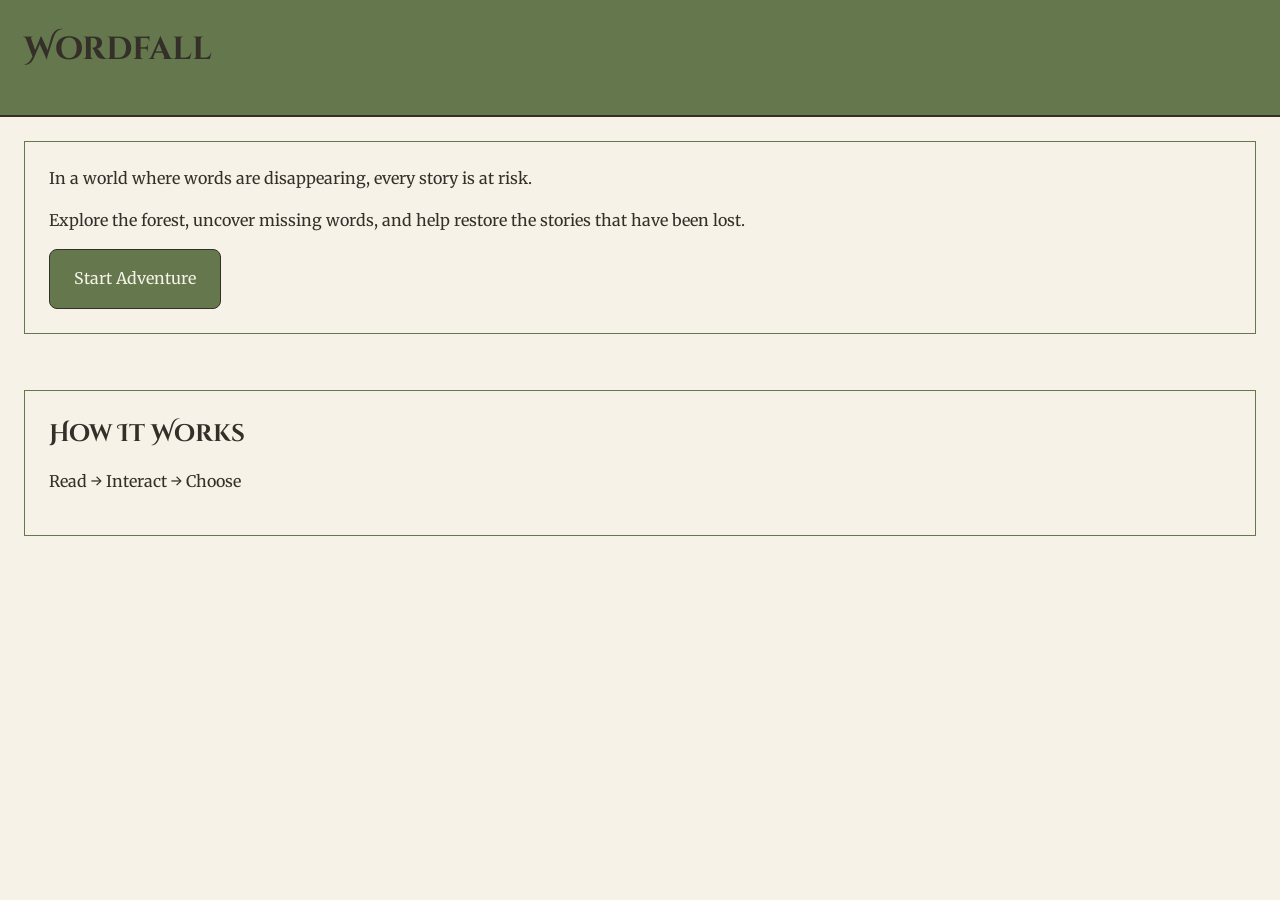
<file: index.html>
<!doctype html>
<html lang="en">
  <head>
    <meta charset="UTF-8" />
    <meta name="viewport" content="width=device-width, initial-scale=1.0" />
    <title>My Project</title>
    <link rel="stylesheet" href="style.css" />
  </head>
  <body>
    <!-- START BELOW -->
     <!-- HEADER SECTION -->
    <header>
     <h1>Wordfall</h1>
    </header>
    <main class="page">
    <!-- HERO SECTION -->
    <section>
      <p>In a world where words are disappearing, every story is at risk.
      </p>
      <p> Explore the forest, uncover missing words, and help restore the stories that have been lost.
      </p>
<a href="meet-npc.html" class="start-button">Start Adventure</a>  
 </section>
     <!-- HOW IT WORKS SECTION -->
   <section>
    <h2>How It Works</h2>
    <p>Read → Interact → Choose</p>
  </section>
    </main>
    
  </body>
</html>
</file>
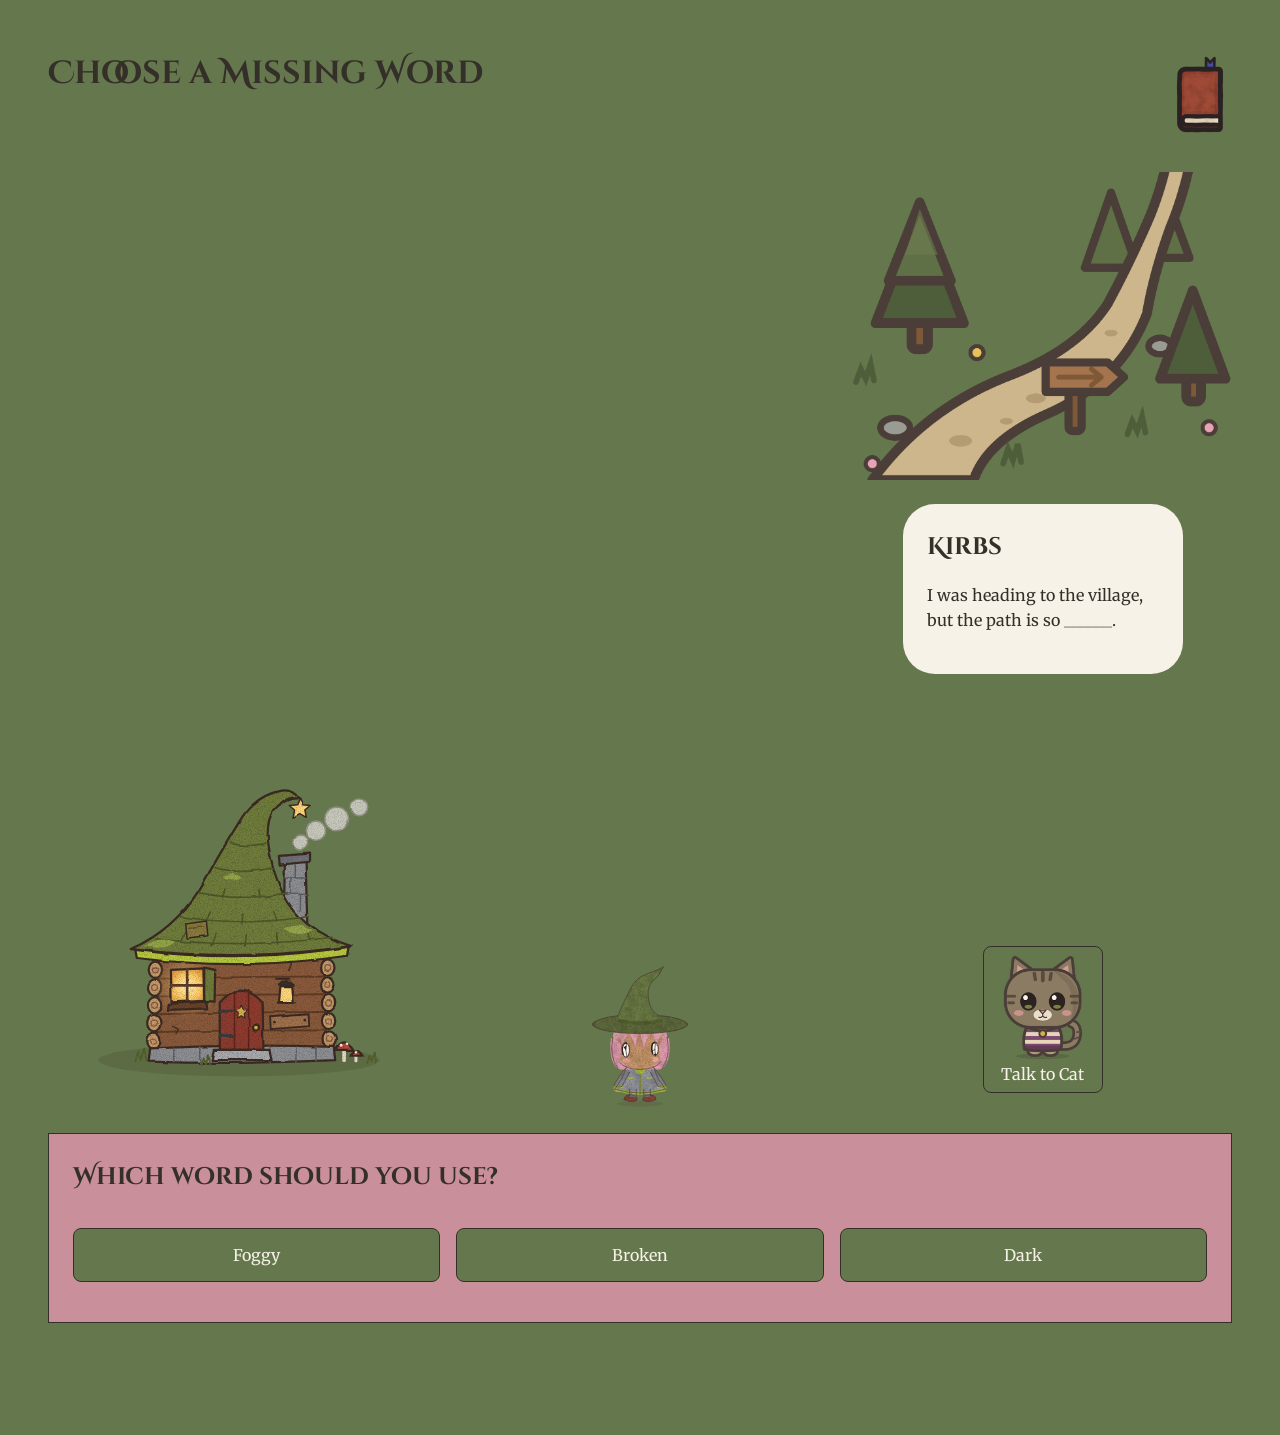
<file: choose-word.html>
<!doctype html>
<html lang="en">
  <head>
    <meta charset="UTF-8" />
    <meta name="viewport" content="width=device-width, initial-scale=1.0" />
    <title>My Project</title>
    <link rel="stylesheet" href="style.css" />
  </head>
  <body>
    <!-- START BELOW -->
      <!-- MAIN GAME CONTENT -->

    <main class="page">

        <!-- FOREST ENVIRONMENT -->

        <section id="forest" class="choose-word-grid">

            <h1>Choose a Missing Word</h1>

           <!-- Word Collection book navigation -->
          <a href="word-collection.html" class="book-button">
        <img src="images/book-closed.png" alt="Open Word Collection">
        </a>

            <!-- FOREST BACKGROUND -->

            <!-- FOREST PATHWAY -->

            <img class="pathway"
           src="images/pathway.png"
           alt="A winding pathway through the forest">

            <!-- WITCH'S COTTAGE -->

            <img class="cottage"
              src="images/cottage.svg"
             alt="A small wooden cottage with a green roof">

            <!-- PLAYER CHARACTER -->

            <img class="player"
             src="images/player.svg"
             alt="Player character wearing a witch hat">

            <!-- NPC CAT CHARACTER -->

            <button type="button" class="npc">
               <img src="images/npc-cat.png" alt="">
                Talk to Cat
            </button>

            <!-- NPC DIALOGUE -->

            <section id="dialogue">

                <h2>Kirbs</h2>

                <p>

                    I was heading to the village,

                    but the path is so ______.

                </p>

            </section>

            <!-- WORD SELECTION -->

            <section id="word-selection">

                <h2>Which word should you use?</h2>

                <!-- AVAILABLE WORD CHOICES -->

                <button type="button">Foggy</button>

                <button type="button">Broken</button>

                <button type="button">Dark</button>

            </section>

        </section>

    </main>

</body>

</html>
</file>
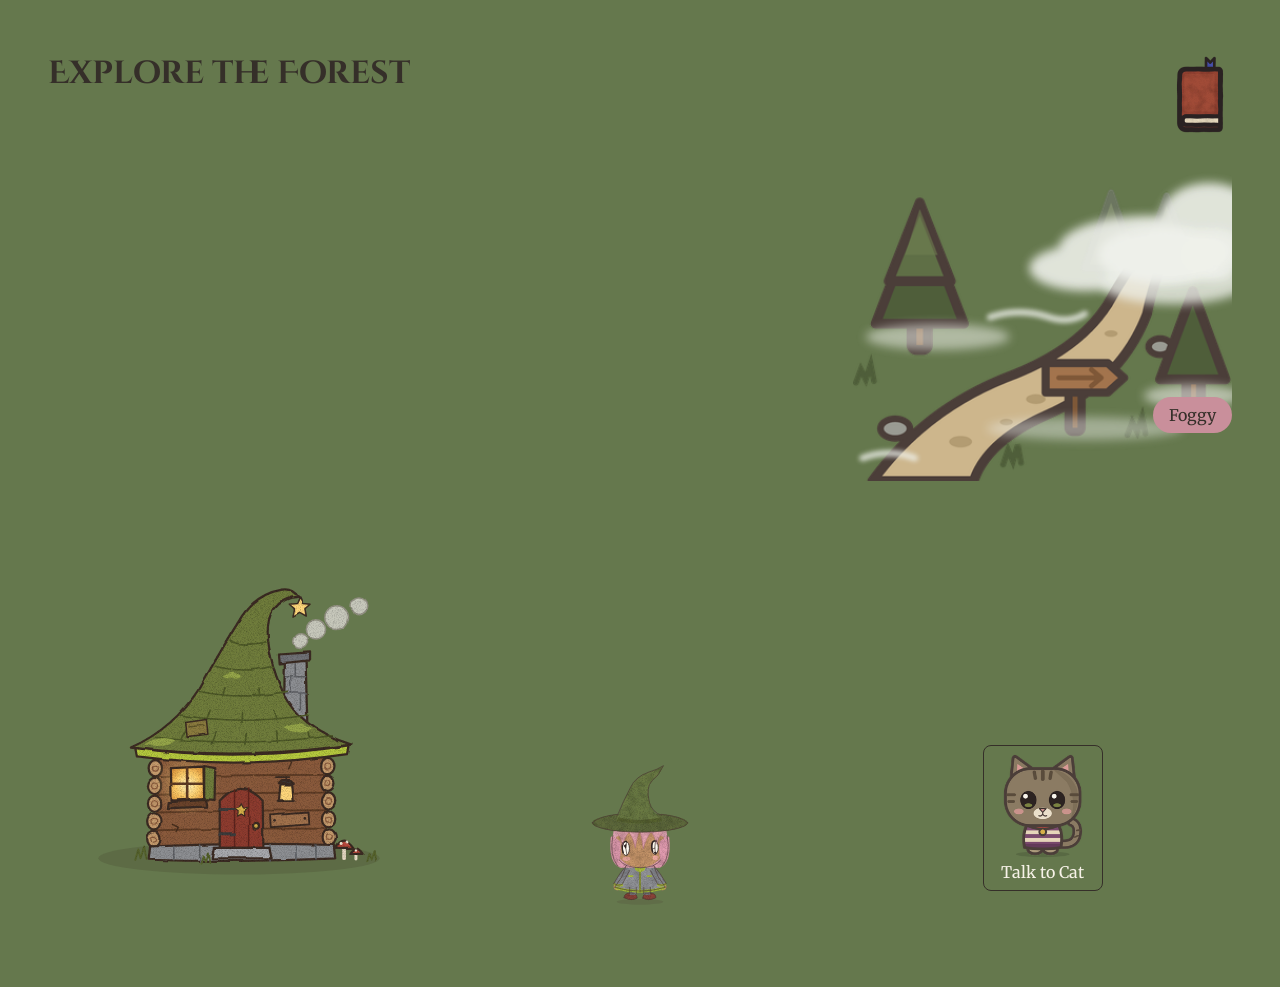
<file: explore.html>
<!doctype html>
<html lang="en">
  <head>
    <meta charset="UTF-8" />
    <meta name="viewport" content="width=device-width, initial-scale=1.0" />
    <title>My Project</title>
    <link rel="stylesheet" href="style.css" />
  </head>
  <body>
    <!-- START BELOW -->
     <!-- MAIN GAME CONTENT -->

    <main class="page">

        <!-- FOREST ENVIRONMENT -->

        <section id="forest" class="explore-grid">

            <h1>Explore the Forest</h1>

           <!-- WORD COLLECTION BOOK BUTTON -->

<a href="word-collection.html" class="book-button">

    <img src="images/book-closed.png" alt="Open Word Collection">

</a>

            <!-- FOREST BACKGROUND -->

            <img class="pathway"
             src="images/foggy-path.png"
             alt="A foggy forest pathway">

            <!-- WITCH'S COTTAGE -->

            <img class="cottage"
            src="images/cottage.svg"
             alt="A small wooden cottage with a green roof">

            <!-- PLAYER CHARACTER -->

            <img class="player"
               src="images/player.svg"
               alt="Player character wearing a witch hat">

            <!-- NPC CAT CHARACTER -->

            <button type="button" class="npc">
              <img src="images/npc-cat.png" alt="">
                Talk to Cat
            </button>

            <!-- COLLECTIBLE MISSING WORD -->

            <section id="missing-word">

                <h2>Discover a Missing Word</h2>

                <button type="button">

                    Foggy

                </button>

            </section>

        </section>

    </main>

</body>

</html>
</file>
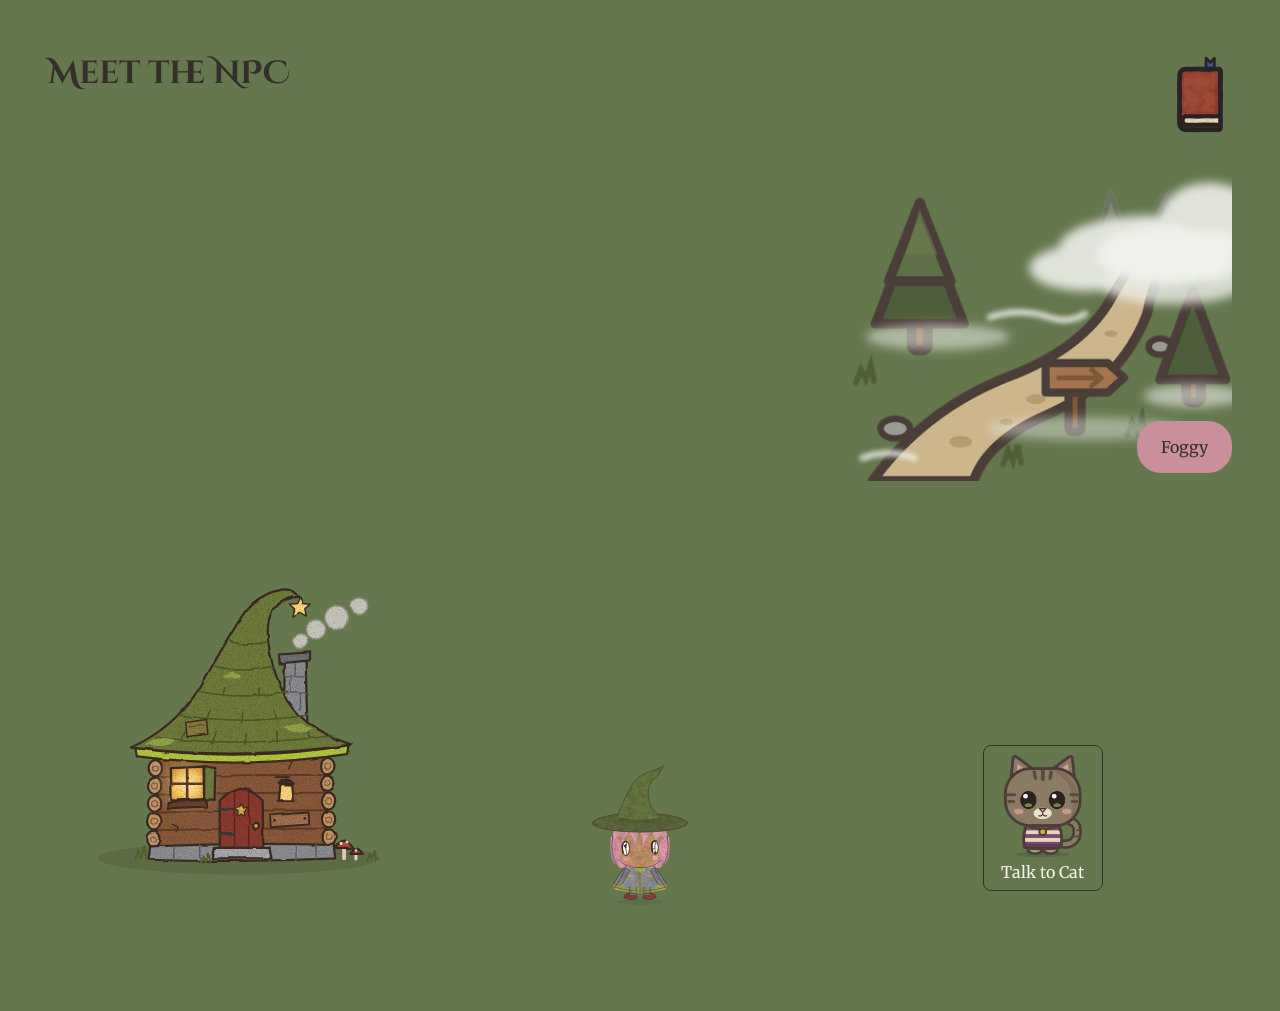
<file: meet-npc.html>
<!doctype html>
<html lang="en">
  <head>
    <meta charset="UTF-8" />
    <meta name="viewport" content="width=device-width, initial-scale=1.0" />
    <title>My Project</title>
    <link rel="stylesheet" href="style.css" />
  </head>
  <body>
    <!-- START BELOW -->
      <!-- MAIN GAME CONTENT -->

    <main class="page">

        <!-- FOREST ENVIRONMENT -->

        <section id="forest" class="meet-npc-grid">

            <h1>Meet the NPC</h1>

            <!-- WORD COLLECTION BOOK BUTTON -->

<a href="word-collection.html" class="book-button">

    <img src="images/book-closed.png" alt="Open Word Collection">

</a>

            <!-- FOREST BACKGROUND -->

            <img class="pathway" src="images/foggy-path.png" alt="A foggy forest pathway">

            <!-- WITCH'S COTTAGE -->

            <img class="cottage" src="images/cottage.svg" alt="A small wooden cottage with a green roof in the forest">

            <!-- PLAYER CHARACTER -->

            <img class="player" src="images/player.svg" alt="Player character wearing a witch hat">

            <!-- NPC CAT CHARACTER -->
            <button
              type="button"
              class="npc"
              id="cat-button"
              aria-controls="dialogue"
              aria-expanded="false"
            >
              <img src="images/npc-cat.png" alt="">
              Talk to Cat
            </button>

            <!-- NPC DIALOGUE -->

            <section id="dialogue" hidden>

                <h2>Kirbs</h2>

                <p>

                    I was heading to the village,

                    but the path is so ______.

                </p>

            </section>

           <!-- COLLECTIBLE WORD -->

             <button type="button" class="collectible-word" id="collect-foggy">
               Foggy
             </button>
             
          <p id="collection-message" aria-live="polite"></p>

        </section>

    </main>

<script src="script.js"></script>
</body>

</html>
</file>
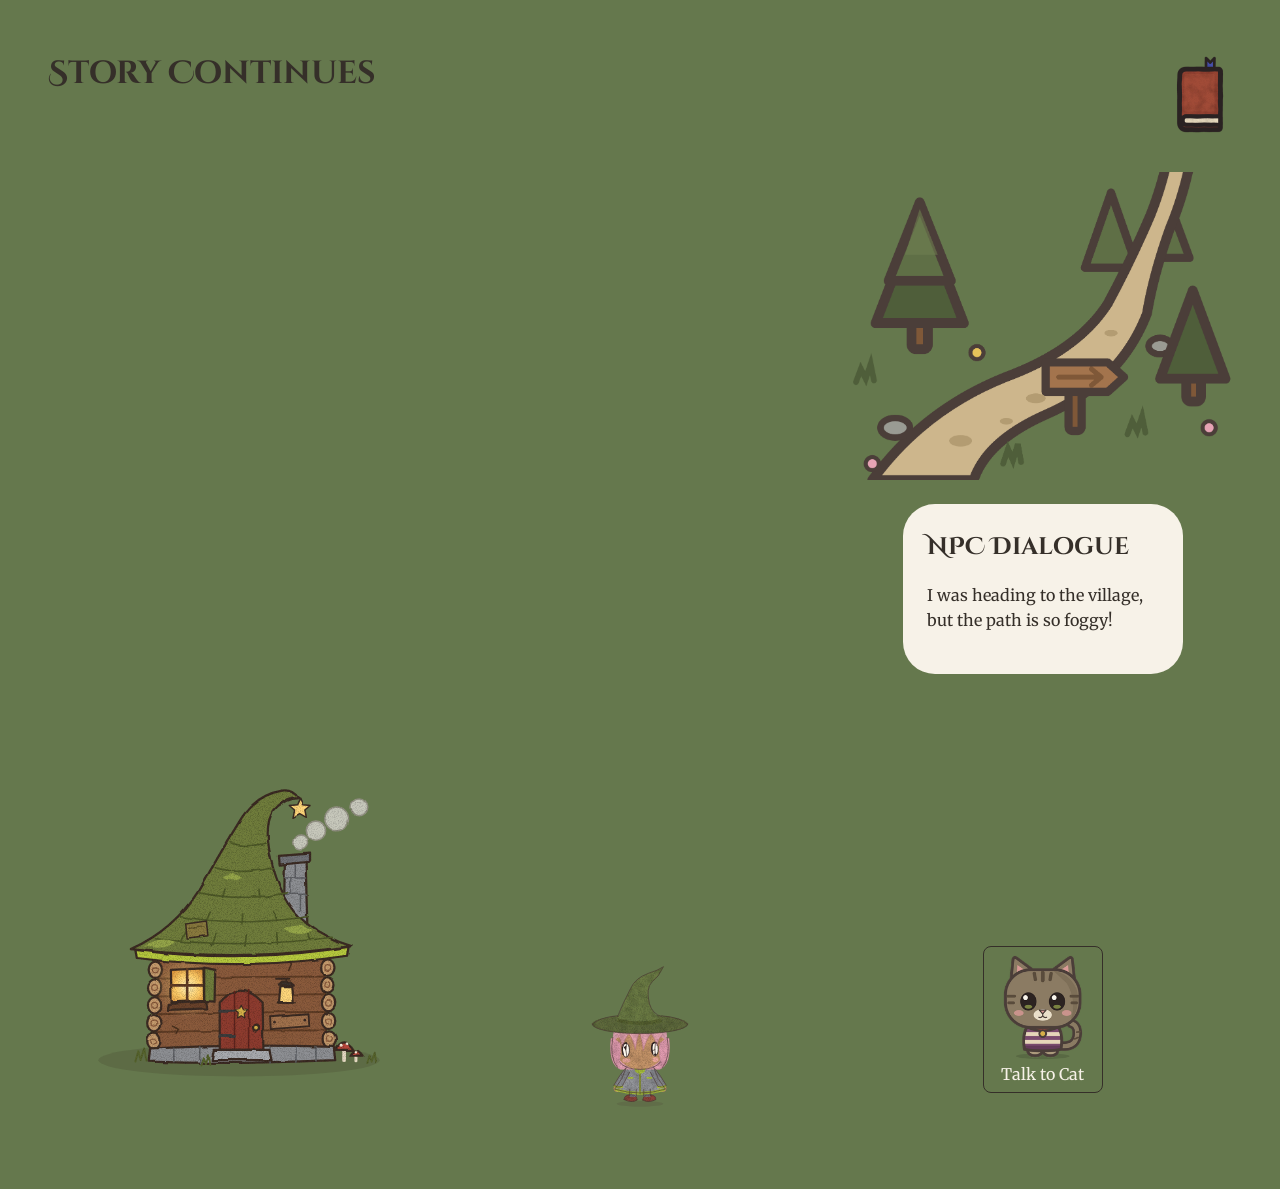
<file: story-continues.html>
<!doctype html>
<html lang="en">
  <head>
    <meta charset="UTF-8" />
    <meta name="viewport" content="width=device-width, initial-scale=1.0" />
    <title>My Project</title>
    <link rel="stylesheet" href="style.css" />
  </head>
  <body>
    <!-- START BELOW -->
     <!-- MAIN GAME CONTENT -->

    <main class="page">

        <!-- FOREST ENVIRONMENT -->

        <section id="forest" class="story-grid">

            <h1>Story Continues</h1>

            <!-- WORD COLLECTION BOOK BUTTON -->

            <a href="word-collection.html" class="book-button">

    <img src="images/book-closed.png" alt="Open Word Collection">

</a>

            <!-- FOREST BACKGROUND -->


            <!-- FOREST PATHWAY -->

            <img class="pathway"
                  src="images/pathway.png"
                 alt="A winding pathway through the forest">

            <!-- WITCH'S COTTAGE -->

            <img class="cottage"
             src="images/cottage.svg"
             alt="A small wooden cottage with a green roof">

            <!-- PLAYER CHARACTER -->

            <img class="player"
            src="images/player.svg"
            alt="Player character wearing a witch hat">

            <!-- NPC CAT CHARACTER -->

            <button type="button" class="npc">
              <img src="images/npc-cat.png" alt="">
               Talk to Cat
            </button>

            <!-- NPC DIALOGUE -->

            <section id="dialogue">

                <h2>NPC Dialogue</h2>

                <!-- DIALOGUE STATE 1: COMPLETED SENTENCE -->

                <p id="dialogue-completed">

                    I was heading to the village,

                    but the path is so foggy!

                </p>

                <!-- DIALOGUE STATE 2: NPC RESPONSE -->

                <p id="dialogue-response" hidden>

                    Thanks for helping me remember!

                    It looks like the path is no longer foggy.

                </p>

            </section>

        </section>

    </main>

</body>

</html>
</file>
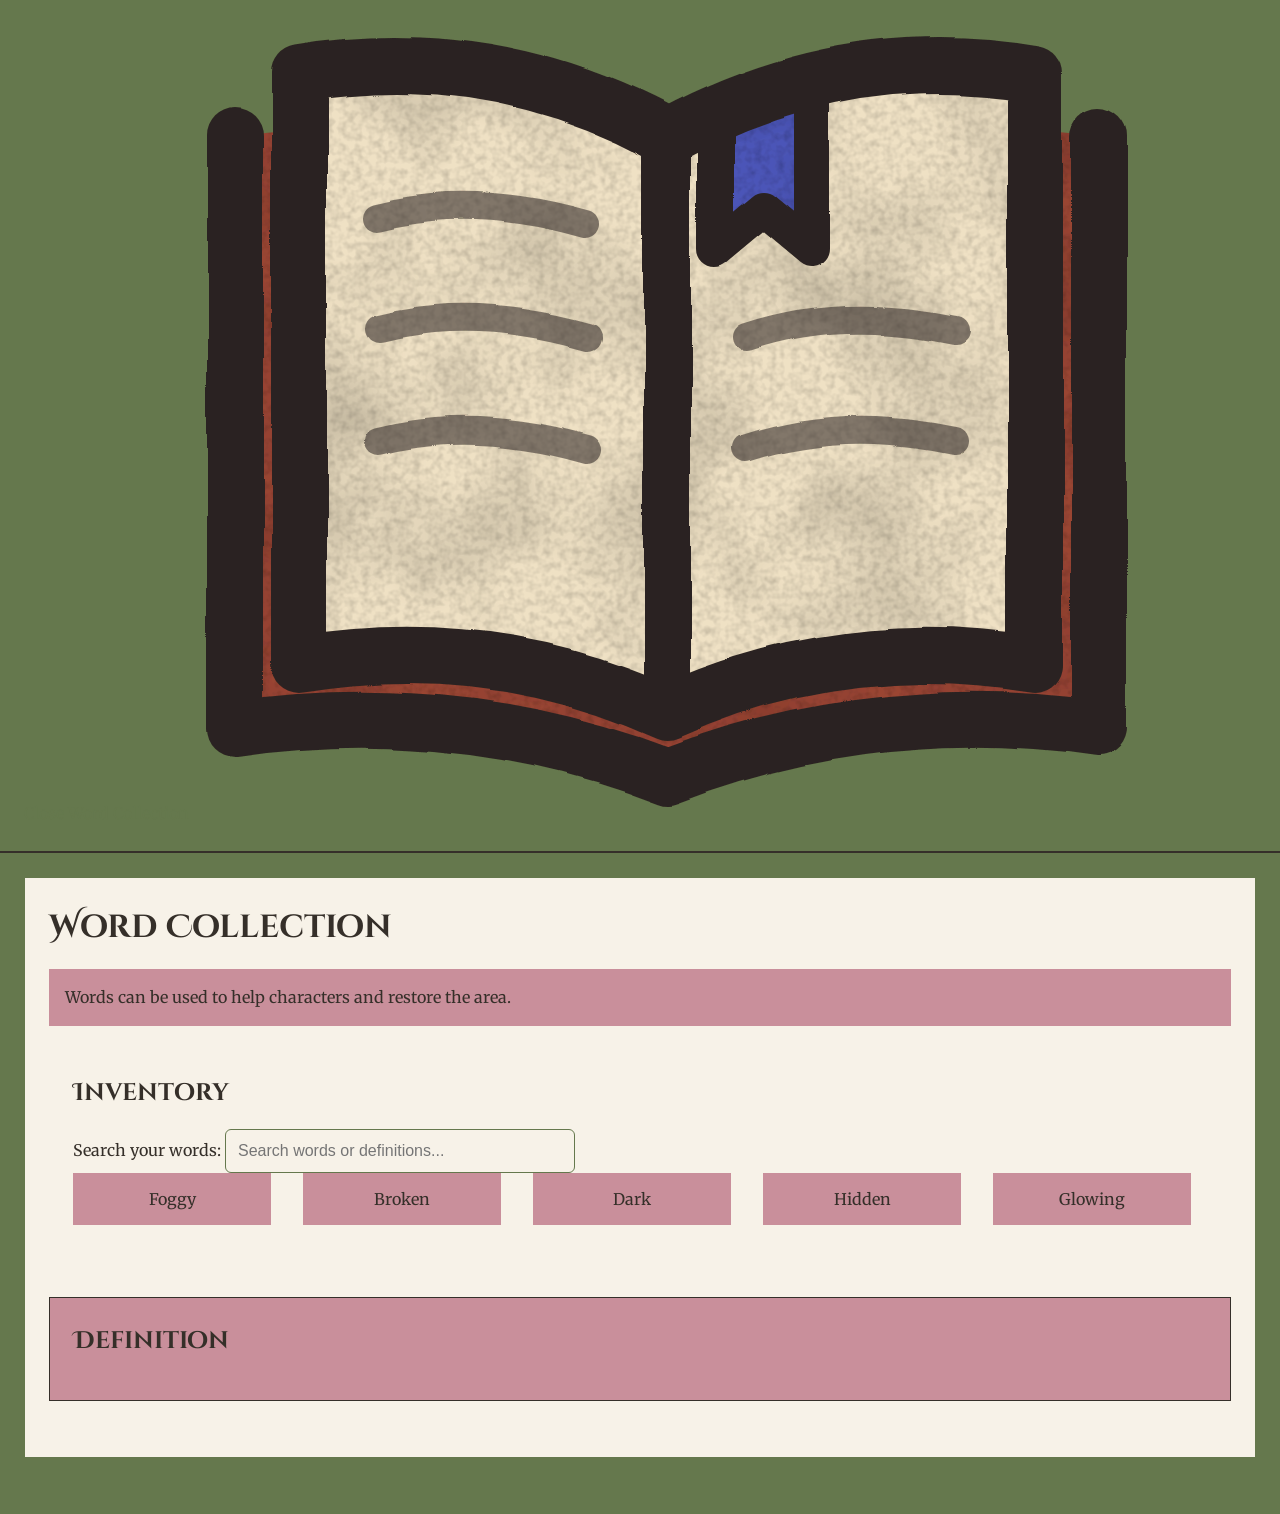
<file: word-collection.html>
<!doctype html>
<html lang="en">
  <head>
    <meta charset="UTF-8" />
    <meta name="viewport" content="width=device-width, initial-scale=1.0" />
    <title>My Project</title>
    <link rel="stylesheet" href="style.css" />
  </head>
  <body>
    <!-- START BELOW -->
     <!-- HEADER SECTION -->

    <header>

        <!-- CLOSE WORD COLLECTION -->

        <a href="explore.html">Close Word Collection</a>

        <!-- BOOK ICON -->

        <img src="images/book.png" alt="Word Collection book icon">

    </header>

    <!-- MAIN CONTENT -->

    <main class="page">

        <!-- WORD COLLECTION SECTION -->

        <section id="word-collection">

            <h1>Word Collection</h1>

            <!-- DESCRIPTION -->

            <p>

                Words can be used to help characters

                and restore the area.

            </p>

            <!-- INVENTORY SECTION -->

        <section id="inventory">

            <h2>Inventory</h2>
            <!-- SEARCH BAR -->
         <label for="word-search">Search your words:</label>

         <input
                type="text"
                id="word-search"
                placeholder="Search words or definitions..."
                />

    <!-- JAVASCRIPT WILL CREATE THE WORD BUTTONS HERE -->

           <div id="content-container">

           </div>

        </section>

            <!-- DEFINITION SECTION -->

            <section id="definition">

                <h2>Definition</h2>

                <!-- JAVASCRIPT WILL DISPLAY THE SELECTED WORD HERE -->
<div id="definition-content"></div>

            </section>

        </section>

    </main>
<script src="script.js"></script>
</body>
</html>
</file>
<file: style.css>
/* IMPORT FONTS */
@import url('https://fonts.googleapis.com/css2?family=Cinzel+Decorative&family=Merriweather&display=swap');
/* LAYOUT PLAN

   Two-dimensional (using CSS Grid):

   - Gameplay pages (Meet NPC, Explore, Choose Word, Story Continues):
     Use a shared forest grid to arrange the cottage, pathway,
     player character, NPC cat, and interactive elements.

   - Meet NPC:
     Position the NPC dialogue bubble above the cat character.

   - Explore:
     Position the collectible word within the forest environment.

   - Choose Word:
     Arrange the dialogue bubble and word-selection panel
     within the forest environment.

   - Story Continues:
     Keep the NPC dialogue positioned near the cat character.

   - Word Collection:
     Arrange vocabulary words into rows and columns
     using CSS Grid.

   One-dimensional or fine as-is:

   - Landing Page:
     Wordfall title, story premise, Start Adventure link,
     and How It Works section can remain vertically stacked.

   - Word Collection:
     Page heading, description, and definition section
     can remain in normal document flow.

   - NPC Dialogue:
     Text inside dialogue bubbles can remain in normal flow.

*/
/* === RESET === */
*,
*::before,
*::after {
  margin: 0;
  padding: 0;
  box-sizing: border-box;
}

/* START BELOW */


/* WORDFALL COLOR PALETTE AND SPACING */

:root {

    --primary: #65784D;

    --accent: #C98F9B;

    --background: #F7F2E8;

    --text: #352F29;

    --spacing-unit: 8px;

}

/* BODY STYLING */

body {

    background-color: var(--background);

    color: var(--text);

    font-family: 'Merriweather', serif;

    font-size: 16px;

    line-height: 1.6;

}

/* HEADINGS */

h1,

h2,

h3 {

    font-family: 'Cinzel Decorative', serif;

    color: var(--text);

    margin-bottom: 16px;

}

h1 {

    font-size: 32px;

}

h2 {

    font-size: 24px;

}

h3 {

    font-size: 20px;

}

/* PARAGRAPHS */

p {

    margin-bottom: 16px;

}

/* HEADER */

header {

    background-color: var(--primary);

    padding: 24px;

    border-bottom: 2px solid var(--text);

}

/* MAIN CONTENT */

main {

    padding: 24px;

}

/* SECTIONS */

section {

    background-color: var(--background);

    padding: 24px;

    margin-bottom: 32px;

    border: 1px solid var(--primary);

}

/* BUTTONS */

button {

    background-color: var(--primary);

    color: var(--background);

    font-family: 'Merriweather', serif;

    font-size: 16px;

    padding: 16px 24px;

    border: 1px solid var(--text);

    border-radius: 8px;

    cursor: pointer;

    margin-bottom: 16px;

}

/* LINKS */

a {

    color: var(--primary);

    font-family: 'Merriweather', serif;

}
/* Flexbox: center the Start Adventure text inside its link */
a.start-button {
    display: inline-flex;
    justify-content: center;
    align-items: center;
}

/* ACCENT SECTIONS */

#dialogue,

#definition,

#word-selection,

#missing-word {

    background-color: var(--accent);

    padding: 24px;

    border: 1px solid var(--text);

}

/* IMAGES */

img {

    max-width: 100%;

    height: auto;

} /* === WORDFALL GAME COLORS === */

/* Main gameplay background */

body:has(#forest) {

    background-color: var(--primary);

}

/* Forest environment */

#forest {

    background-color: var(--primary);

    border: none;

}

/* Dark green top bar */

#forest::before {

    content: "";

    display: block;

    background-color: var(--primary);

    height: 40px;

    margin-bottom: 24px;

}

/* NPC dialogue bubble */

#dialogue {

    background-color: #F7F2E8;

    color: #352F29;

    border: none;

    border-radius: 32px;

    max-width: 320px;

}

/* Collectible words */

.collectible-word {

    background-color: #C98F9B;

    color: #352F29;

    border: none;

    border-radius: 24px;

}

/* Word Collection button */

#forest > button:first-of-type {

    background-color: var(--primary);

    color: #F7F2E8;

}
/* === WORD COLLECTION PAGE === */

/* Green background outside the inventory */

body:has(#word-collection) {

    background-color: var(--primary);

}

/* Cream-colored Word Collection panel */

#word-collection {

    background-color: var(--background);

    padding: 24px;

    border: 1px solid var(--primary);

}

/* Pink description box */

#word-collection > p {

    background-color: var(--accent);

    color: var(--text);

    padding: 16px;

    margin-bottom: 24px;

}

/* Pink inventory word buttons */

#inventory button {

    background-color: var(--accent);

    color: var(--text);

    border: none;

    border-radius: 0;

}

/* Empty inventory slots */

#inventory button:disabled {

    background-color: var(--accent);

    opacity: 0.6;

}

/* Cream inventory area */

#inventory {

    background-color: var(--background);

    border: none;

}

/* Pink definition box */

#definition {

    background-color: var(--accent);

    color: var(--text);

}
/* WORD COLLECTION BOOK BUTTON */

.book-button {

    display: inline-block;

    background-color: transparent;

    padding: 8px;

    border: none;

}

.book-button img {

    width: 48px;

    height: auto;

}
/* === WORDFALL INVENTORY TILES === */

/* Space between inventory words */

#content-container button {

    background-color: var(--accent);

    color: var(--text);

    border: none;

    border-radius: 0;

    padding: 16px;

    margin-right: 16px;

    margin-bottom: 16px;

    font-family: 'Merriweather', serif;

    font-size: 16px;

}
/* START ADVENTURE LINK */
.start-button {
    display: inline-block;
    background-color: var(--primary);
    color: var(--background);
    font-family: 'Merriweather', serif;
    font-size: 16px;
    padding: 16px 24px;
    border: 1px solid var(--text);
    border-radius: 8px;
    text-decoration: none;
}
/* === ASSIGNMENT 7: PAGE GRID === */

.page {
    display: grid;
    grid-template-columns: minmax(0, 1fr);
    gap: 24px;
}
/* Inventory: auto-fit grid lets word tiles form columns and wrap on smaller screens */
#content-container {
    display: grid;
    grid-template-columns: repeat(auto-fit, minmax(120px, 1fr));
    gap: 16px;
}
/* Meet NPC: named areas position the forest elements to match my desktop mockup */
.meet-npc-grid {
    display: grid;

    grid-template-columns: 1fr 1fr 1fr;

    grid-template-areas:
        "title title book"
        ". . pathway"
        ". player dialogue"
        "cottage player npc"
        ". . word";

    gap: 24px;
}
.meet-npc-grid #collection-message {
    grid-area: pathway;
    align-self: end;
    justify-self: start;
    background-color: var(--accent);
    color: var(--text);
    padding: 4px 12px;
    border-radius: 24px;
    transform: translateY(-50px);
    max-width: 180px;
}

.meet-npc-grid #collection-message:empty {
    display: none;
}
/* Assign each element to its grid area */

.meet-npc-grid h1 {
    grid-area: title;
}

.meet-npc-grid .book-button {
    grid-area: book;
    justify-self: end;
}

.meet-npc-grid .pathway {
    grid-area: pathway;
    width: 100%;
}

.meet-npc-grid .cottage {
    grid-area: cottage;
    width: 100%;
}

.meet-npc-grid .player {
    grid-area: player;
    width: 120px;
    justify-self: center;
    align-self: end;
}

/* NPC: keep the cat smaller to match my Figma mockup */
.meet-npc-grid .npc {
    grid-area: npc;
    justify-self: center;
    align-self: end;
    width: 120px;
    padding: 8px;
}

/* Make the cat image smaller */
.meet-npc-grid .npc img {
    width: 80px;
    height: auto;
}

/* Dialogue: align the speech bubble above the NPC */
.meet-npc-grid #dialogue {
    grid-area: dialogue;
    align-self: end;
    justify-self: center;
    width: 100%;
    max-width: 280px;
}

/* Foggy: place the collectible word near the foggy pathway */
.meet-npc-grid .collectible-word {
    grid-area: pathway;
    justify-self: end;
    align-self: end;
    margin-bottom: 8px;
}
/* Explore: named areas arrange the pathway, characters, and collectible word */
.explore-grid {
    display: grid;

    grid-template-columns: 1fr 1fr 1fr;

    grid-template-areas:
        "title title book"
        ". . pathway"
        ". player word"
        "cottage player npc";

    gap: 24px;
}

/* Assign elements to their grid areas */

.explore-grid h1 {
    grid-area: title;
}

.explore-grid .book-button {
    grid-area: book;
    justify-self: end;
}

.explore-grid .pathway {
    grid-area: pathway;
    width: 100%;
}

.explore-grid .cottage {
    grid-area: cottage;
    width: 100%;
    align-self: end;
}

.explore-grid .player {
    grid-area: player;
    width: 120px;
    justify-self: center;
    align-self: end;
}

.explore-grid .npc {
    grid-area: npc;
    justify-self: center;
    align-self: end;
    width: 120px;
    padding: 8px;
}

.explore-grid .npc img {
    width: 80px;
    height: auto;
}

.explore-grid #missing-word {
    grid-area: word;
    justify-self: center;
    align-self: start;
}
/* Explore: keep the collectible word small like my Figma mockup */
.explore-grid #missing-word {
    grid-area: pathway;
    justify-self: end;
    align-self: end;

    background-color: transparent;
    border: none;
    padding: 0;
}

/* Hide the instruction heading visually */
.explore-grid #missing-word h2 {
    position: absolute;
    width: 1px;
    height: 1px;
    padding: 0;
    margin: -1px;
    overflow: hidden;
    clip-path: inset(50%);
    white-space: nowrap;
}

/* Make Foggy a small pink collectible */
.explore-grid #missing-word button {
    background-color: var(--accent);
    color: var(--text);
    border: none;
    border-radius: 24px;
    padding: 8px 16px;
}
/* Choose Word: named areas arrange the forest and word choices like my mockup */
/* Mobile: arrange the forest into two columns */
.choose-word-grid {
    display: grid;
    grid-template-columns: repeat(2, minmax(0, 1fr));

    grid-template-areas:
        "title book"
        "pathway pathway"
        "dialogue dialogue"
        "cottage cottage"
        "player npc"
        "choices choices";

    gap: 16px;
}

/* Desktop: restore the three-column forest layout */
@media (min-width: 768px) {
    .choose-word-grid {
        grid-template-columns: repeat(3, minmax(0, 1fr));

        grid-template-areas:
            "title title book"
            ". . pathway"
            ". . dialogue"
            "cottage player npc"
            "choices choices choices";

        gap: 24px;
    }
}
/* Assign elements to their grid areas */

.choose-word-grid h1 {
    grid-area: title;
}

.choose-word-grid > a {
    grid-area: book;
    justify-self: end;
}

.choose-word-grid .pathway {
    grid-area: pathway;
    width: 100%;
}

/* Mobile: keep the cottage from becoming too large */
.choose-word-grid .cottage {
    grid-area: cottage;
    width: 100%;
    max-width: 200px;
    justify-self: center;
    align-self: end;
}
/* Desktop: allow the cottage to grow within its Grid column */
@media (min-width: 768px) {
    .choose-word-grid .cottage {
        max-width: none;
    }
}

.choose-word-grid .player {
    grid-area: player;
    width: 120px;
    justify-self: center;
    align-self: end;
}

.choose-word-grid .npc {
    grid-area: npc;
    width: 120px;
    padding: 8px;
    justify-self: center;
    align-self: end;
}

.choose-word-grid .npc img {
    width: 80px;
    height: auto;
}

.choose-word-grid #dialogue {
    grid-area: dialogue;
    justify-self: center;
    align-self: end;
    width: 100%;
    max-width: 280px;
}

.choose-word-grid #word-selection {
    grid-area: choices;
}


/* Assign elements to their grid areas */

.choose-word-grid h1 {
    grid-area: title;
}

.choose-word-grid > a {
    grid-area: book;
    justify-self: end;
}

.choose-word-grid .pathway {
    grid-area: pathway;
    width: 100%;
}

.choose-word-grid .player {
    grid-area: player;
    width: 120px;
    justify-self: center;
    align-self: end;
}

.choose-word-grid .npc {
    grid-area: npc;
    width: 120px;
    padding: 8px;
    justify-self: center;
    align-self: end;
}

.choose-word-grid .npc img {
    width: 80px;
    height: auto;
}

.choose-word-grid #dialogue {
    grid-area: dialogue;
    justify-self: center;
    align-self: end;
    width: 100%;
    max-width: 280px;
}

/* Mobile: stack word choices vertically */
/* DESIGN DEVIATION:
   My original mockup placed the word choices in a smaller
   panel near the player. I expanded the panel across the
   bottom of the forest to give each choice more space
   and make the buttons easier to select.
*/
.choose-word-grid #word-selection {
    grid-area: choices;
    display: grid;
    grid-template-columns: 1fr;
    gap: 16px;
}

/* Keep the question above all three word choices */
.choose-word-grid #word-selection h2 {
    grid-column: 1 / -1;
}

/* Desktop: arrange word choices in three columns */
@media (min-width: 768px) {
    .choose-word-grid #word-selection {
        grid-template-columns: repeat(3, 1fr);
    }
}
/* Story Continues: named areas arrange the restored forest and final NPC dialogue */
.story-grid {
    display: grid;
    grid-template-columns: 1fr 1fr 1fr;

    grid-template-areas:
        "title title book"
        ". . pathway"
        ". . dialogue"
        "cottage player npc";

    gap: 24px;
}

/* Assign elements to their grid areas */

.story-grid h1 {
    grid-area: title;
}

.story-grid .book-button {
    grid-area: book;
    justify-self: end;
}

.story-grid .pathway {
    grid-area: pathway;
    width: 100%;
}

.story-grid .cottage {
    grid-area: cottage;
    width: 100%;
    align-self: end;
}

.story-grid .player {
    grid-area: player;
    width: 120px;
    justify-self: center;
    align-self: end;
}

.story-grid .npc {
    grid-area: npc;
    width: 120px;
    padding: 8px;
    justify-self: center;
    align-self: end;
}

.story-grid .npc img {
    width: 80px;
    height: auto;
}

.story-grid #dialogue {
    grid-area: dialogue;
    justify-self: center;
    align-self: end;
    width: 100%;
    max-width: 280px;
}
/* Highlight the vocabulary word currently selected */
#content-container button.selected {
    background-color: var(--primary);
    color: var(--background);
}
/* WORD COLLECTION SEARCH BAR */

#word-search {
    width: 100%;
    max-width: 350px;
    padding: 12px;
    font-size: 16px;
    border: 1px solid var(--primary);
    border-radius: 6px;
    background-color: var(--background);
    color: var(--text);
}
</file>
